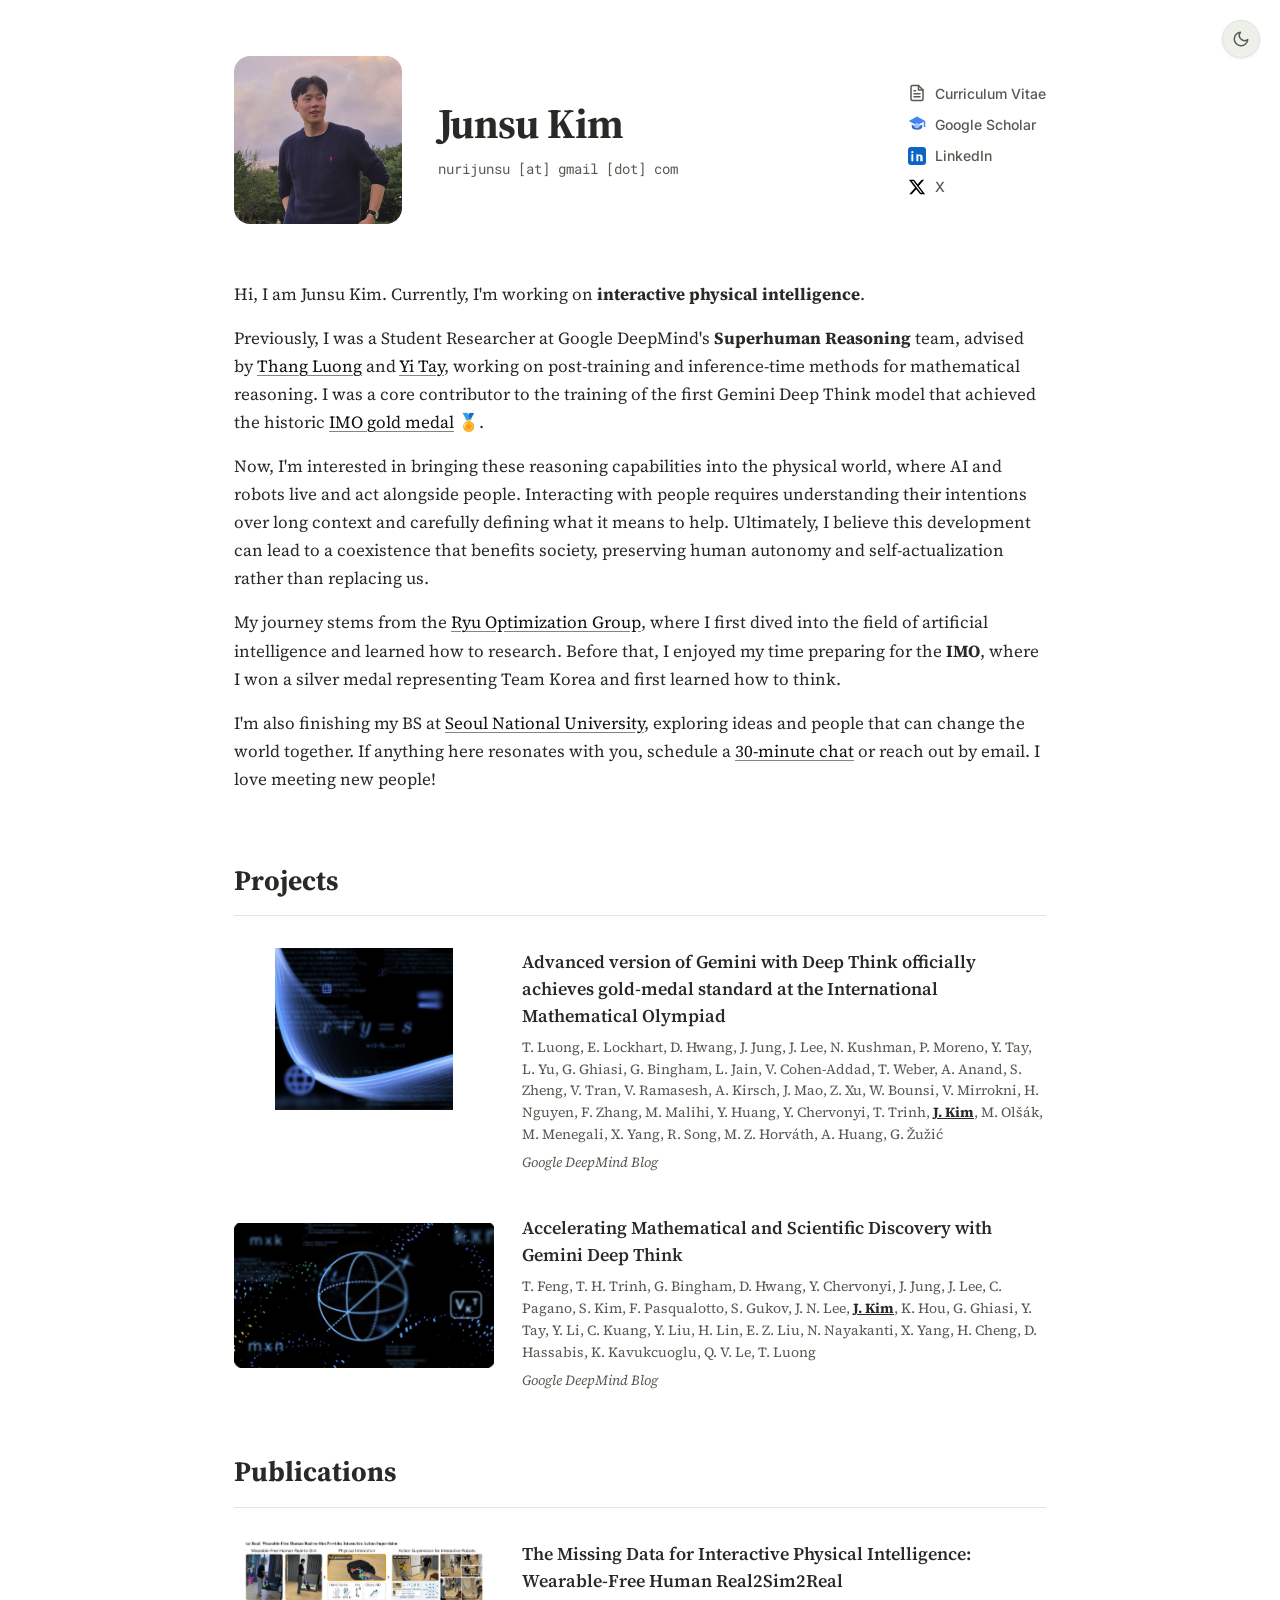
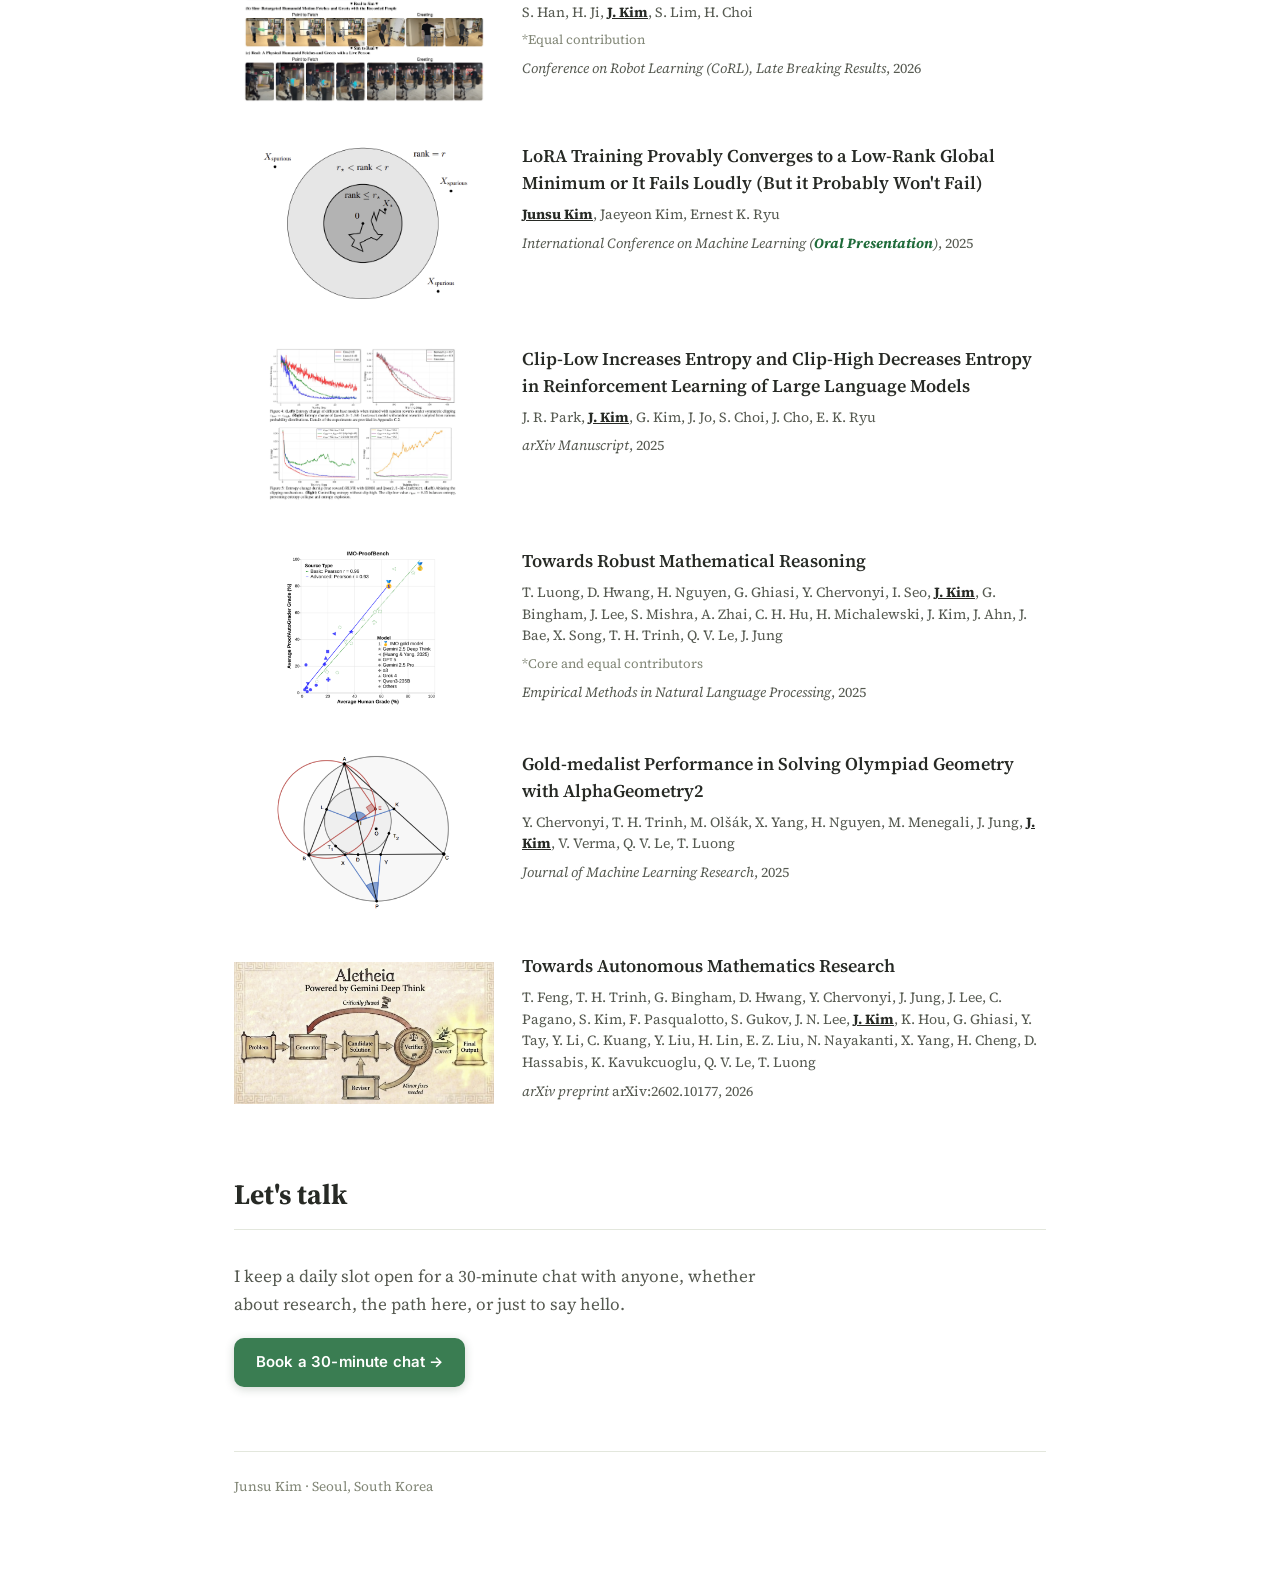
<file: index.html>
<!DOCTYPE html>
<html lang="en">
<head>
  <meta charset="UTF-8" />
  <meta name="viewport" content="width=device-width, initial-scale=1.0" />
  <title>Junsu Kim</title>
  <meta name="description" content="Junsu Kim, researcher on reasoning models and the consequences of intelligence. Former student researcher at Google DeepMind." />

  <!-- Open Graph / link previews -->
  <meta property="og:type" content="website" />
  <meta property="og:title" content="Junsu Kim" />
  <meta property="og:description" content="Researcher on reasoning models and the consequences of intelligence. Former student researcher at Google DeepMind." />
  <meta property="og:image" content="https://junsukim.com/assets/profile.jpg" />
  <meta property="og:url" content="https://junsukim.com/" />
  <meta name="twitter:card" content="summary" />

  <link rel="icon" href="data:," />
  <link rel="preconnect" href="https://fonts.googleapis.com" />
  <link rel="preconnect" href="https://fonts.gstatic.com" crossorigin />
  <link href="https://fonts.googleapis.com/css2?family=Inter:wght@400;500;600&family=Roboto+Mono:wght@400;500&family=Source+Serif+4:opsz,wght@8..60,400;8..60,500;8..60,600;8..60,700&display=swap" rel="stylesheet" />
  <link rel="stylesheet" href="style.css" />

  <!-- Set theme before first paint to avoid a flash -->
  <script>
    (function () {
      try {
        var saved = localStorage.getItem("theme");
        if (saved === "light" || saved === "dark") {
          document.documentElement.setAttribute("data-theme", saved);
        }
      } catch (e) {}
    })();
  </script>
</head>
<body>
  <main class="page">

    <!-- ===== Theme toggle (page corner) ===== -->
    <button id="theme-toggle" type="button" aria-label="Toggle dark mode" title="Toggle dark mode">
      <svg class="icon-sun" xmlns="http://www.w3.org/2000/svg" width="18" height="18" viewBox="0 0 24 24" fill="none" stroke="currentColor" stroke-width="2" stroke-linecap="round" stroke-linejoin="round"><circle cx="12" cy="12" r="4"/><path d="M12 2v2M12 20v2M4.93 4.93l1.41 1.41M17.66 17.66l1.41 1.41M2 12h2M20 12h2M6.34 17.66l-1.41 1.41M19.07 4.93l-1.41 1.41"/></svg>
      <svg class="icon-moon" xmlns="http://www.w3.org/2000/svg" width="18" height="18" viewBox="0 0 24 24" fill="none" stroke="currentColor" stroke-width="2" stroke-linecap="round" stroke-linejoin="round"><path d="M21 12.79A9 9 0 1 1 11.21 3 7 7 0 0 0 21 12.79z"/></svg>
    </button>

    <!-- ===== Hero: photo + name | links ===== -->
    <section class="hero">
      <div class="hero-photo">
        <img src="assets/profile.jpg" alt="Junsu Kim" />
      </div>
      <div class="hero-head">
        <h1>Junsu Kim</h1>
        <p class="tagline">nurijunsu [at] gmail [dot] com</p>
      </div>
      <nav class="toplinks">
        <a href="assets/cv.pdf" target="_blank" rel="noopener">
          <svg class="ico-img" xmlns="http://www.w3.org/2000/svg" viewBox="0 0 24 24" fill="none" stroke="currentColor" stroke-width="2" stroke-linecap="round" stroke-linejoin="round"><path d="M14 2H6a2 2 0 0 0-2 2v16a2 2 0 0 0 2 2h12a2 2 0 0 0 2-2V8z"/><path d="M14 2v6h6"/><path d="M8 13h8M8 17h8M8 9h2"/></svg>
          <span>Curriculum Vitae</span>
        </a>
        <a href="https://scholar.google.com/citations?user=AvK1pVMAAAAJ&hl=ko" target="_blank" rel="noopener">
          <img class="ico-img" src="assets/icon-scholar.svg" alt="" /> <span>Google Scholar</span>
        </a>
        <a href="https://www.linkedin.com/in/junsu-kim-1b11b426b/" target="_blank" rel="noopener">
          <img class="ico-img" src="assets/icon-linkedin.svg" alt="" /> <span>LinkedIn</span>
        </a>
        <a href="https://x.com/nurijunsu" target="_blank" rel="noopener">
          <img class="ico-img ico-x" src="assets/icon-x.svg" alt="" /> <span>X</span>
        </a>
      </nav>
    </section>

    <!-- ===== Bio ===== -->
    <section class="hero-bio">
      <p>Hi, I am Junsu Kim. Currently, I'm working on <strong>interactive physical intelligence</strong>.</p>
      <p>Previously, I was a Student Researcher at Google DeepMind's <strong>Superhuman Reasoning</strong> team, advised by <a href="https://research.google/people/thang-luong/" target="_blank" rel="noopener">Thang Luong</a> and <a href="https://www.yitay.net/" target="_blank" rel="noopener">Yi Tay</a>, working on post-training and inference-time methods for mathematical reasoning. I was a core contributor to the training of the first Gemini Deep Think model that achieved the historic <a href="https://deepmind.google/blog/advanced-version-of-gemini-with-deep-think-officially-achieves-gold-medal-standard-at-the-international-mathematical-olympiad/" target="_blank" rel="noopener">IMO gold medal</a> 🏅.</p>
      <p>Now, I'm interested in bringing these reasoning capabilities into the physical world, where AI and robots live and act alongside people. Interacting with people requires understanding their intentions over long context and carefully defining what it means to help. Ultimately, I believe this development can lead to a coexistence that benefits society, preserving human autonomy and self-actualization rather than replacing us.</p>
      <p>My journey stems from the <a href="https://ernestryu.com/" target="_blank" rel="noopener">Ryu Optimization Group</a>, where I first dived into the field of artificial intelligence and learned how to research. Before that, I enjoyed my time preparing for the <strong>IMO</strong>, where I won a silver medal representing Team Korea and first learned how to think.</p>
      <p>I'm also finishing my BS at <a href="https://en.snu.ac.kr/" target="_blank" rel="noopener">Seoul National University</a>, exploring ideas and people that can change the world together. If anything here resonates with you, schedule a <a href="https://calendar.app.google/V3FEWGSG3sLxaqfK6" target="_blank" rel="noopener">30-minute chat</a> or reach out by email. I love meeting new people!</p>
    </section>

    <!-- ===== Projects ===== -->
    <h2 class="section-title">Projects</h2>
    <hr class="rule" />

    <div class="entry">
      <a class="entry-thumb" href="https://deepmind.google/blog/advanced-version-of-gemini-with-deep-think-officially-achieves-gold-medal-standard-at-the-international-mathematical-olympiad/" target="_blank" rel="noopener">
        <img src="assets/proj-imo-gold.png" alt="IMO gold-medal standard with Gemini Deep Think" loading="lazy" />
      </a>
      <div class="entry-body">
        <a class="entry-title" href="https://deepmind.google/blog/advanced-version-of-gemini-with-deep-think-officially-achieves-gold-medal-standard-at-the-international-mathematical-olympiad/" target="_blank" rel="noopener">Advanced version of Gemini with Deep Think officially achieves gold-medal standard at the International Mathematical Olympiad</a>
        <p class="entry-authors">Thang Luong, Edward Lockhart, Dawsen Hwang, Junehyuk Jung, Jonathan Lee, Nate Kushman, Pol Moreno, Yi Tay, Lei Yu, Golnaz Ghiasi, Garrett Bingham, Lalit Jain, Vincent Cohen-Addad, Theophane Weber, Ankesh Anand, Steven Zheng, Vinh Tran, Vinay Ramasesh, Andreas Kirsch, Jieming Mao, Zicheng Xu, Wilfried Bounsi, Vahab Mirrokni, Hoang Nguyen, Fred Zhang, Mahan Malihi, Yangsibo Huang, Yuri Chervonyi, Trieu Trinh, <u>Junsu Kim</u>, Mirek Olšák, Marcelo Menegali, Xiaomeng Yang, Richard Song, Miklós Z. Horváth, Aja Huang, and Goran Žužić.</p>
        <p class="entry-venue"><em>Google DeepMind Blog</em></p>
      </div>
    </div>

    <div class="entry">
      <a class="entry-thumb" href="https://deepmind.google/blog/accelerating-mathematical-and-scientific-discovery-with-gemini-deep-think/" target="_blank" rel="noopener">
        <img src="assets/proj-accelerating.jpeg" alt="Accelerating Mathematical and Scientific Discovery with Gemini Deep Think" loading="lazy" />
      </a>
      <div class="entry-body">
        <a class="entry-title" href="https://deepmind.google/blog/accelerating-mathematical-and-scientific-discovery-with-gemini-deep-think/" target="_blank" rel="noopener">Accelerating Mathematical and Scientific Discovery with Gemini Deep Think</a>
        <p class="entry-authors">Tony Feng, Trieu H. Trinh, Garrett Bingham, Dawsen Hwang, Yuri Chervonyi, Junehyuk Jung, Joonkyung Lee, Carlo Pagano, Sang-hyun Kim, Federico Pasqualotto, Sergei Gukov, Jonathan N. Lee, <u>Junsu Kim</u>, Kaiying Hou, Golnaz Ghiasi, Yi Tay, YaGuang Li, Chenkai Kuang, Yuan Liu, Hanzhao (Maggie) Lin, Evan Zheran Liu, Nigamaa Nayakanti, Xiaomeng Yang, Heng-Tze Cheng, Demis Hassabis, Koray Kavukcuoglu, Quoc V. Le, Thang Luong</p>
        <p class="entry-venue"><em>Google DeepMind Blog</em></p>
      </div>
    </div>

    <!-- ===== Publications ===== -->
    <h2 class="section-title">Publications</h2>
    <hr class="rule" />

    <div class="entry">
      <a class="entry-thumb" href="https://affordance.homes/media/lbr/corl2026-lbr-paper.pdf?v=paper-20261102-1" target="_blank" rel="noopener">
        <img src="assets/pub-lbr.png" alt="The Missing Data for Interactive Physical Intelligence: Wearable-Free Human Real2Sim2Real" loading="lazy" />
      </a>
      <div class="entry-body">
        <a class="entry-title" href="https://affordance.homes/media/lbr/corl2026-lbr-paper.pdf?v=paper-20261102-1" target="_blank" rel="noopener">The Missing Data for Interactive Physical Intelligence: Wearable-Free Human Real2Sim2Real</a>
        <p class="entry-authors">Sookwan Han*, Haeun Ji*, <u>Junsu Kim</u>, Sihun Lim, Hoseung Choi</p>
        <p class="entry-note">*Equal contribution</p>
        <p class="entry-venue"><em>Conference on Robot Learning (CoRL), Late Breaking Results</em>, 2026</p>
      </div>
    </div>

    <div class="entry">
      <a class="entry-thumb" href="https://arxiv.org/abs/2502.09376" target="_blank" rel="noopener">
        <img src="assets/pub-lora.png" alt="LoRA Training Provably Converges" loading="lazy" />
      </a>
      <div class="entry-body">
        <a class="entry-title" href="https://arxiv.org/abs/2502.09376" target="_blank" rel="noopener">LoRA Training Provably Converges to a Low-Rank Global Minimum or It Fails Loudly (But it Probably Won't Fail)</a>
        <p class="entry-authors"><u>Junsu Kim</u>, Jaeyeon Kim, Ernest K. Ryu</p>
        <p class="entry-venue"><em>International Conference on Machine Learning (<span class="oral">Oral Presentation</span>)</em>, 2025</p>
      </div>
    </div>

    <div class="entry">
      <a class="entry-thumb" href="https://www.arxiv.org/abs/2509.26114" target="_blank" rel="noopener">
        <img src="assets/pub-cliplow.png" alt="Clip-Low Increases Entropy and Clip-High Decreases Entropy" loading="lazy" />
      </a>
      <div class="entry-body">
        <a class="entry-title" href="https://www.arxiv.org/abs/2509.26114" target="_blank" rel="noopener">Clip-Low Increases Entropy and Clip-High Decreases Entropy in Reinforcement Learning of Large Language Models</a>
        <p class="entry-authors">Jaesung R. Park, <u>Junsu Kim</u>, Gyeongman Kim, Jinyoung Jo, Sean Choi, Jaewoong Cho, Ernest K. Ryu</p>
        <p class="entry-venue"><em>arXiv Manuscript</em>, 2025</p>
      </div>
    </div>

    <div class="entry">
      <a class="entry-thumb" href="https://imobench.github.io/" target="_blank" rel="noopener">
        <img src="assets/pub-imobench.png" alt="Towards Robust Mathematical Reasoning (IMO-Bench)" loading="lazy" />
      </a>
      <div class="entry-body">
        <a class="entry-title" href="https://imobench.github.io/" target="_blank" rel="noopener">Towards Robust Mathematical Reasoning</a>
        <p class="entry-authors">Thang Luong◊, Dawsen Hwang*, Hoang Nguyen*†, Golnaz Ghiasi*, Yuri Chervonyi*, Insuk Seo*, <u>Junsu Kim</u>*, Garrett Bingham, Jonathan Lee, Swaroop Mishra†, Alex Zhai, Clara Huiyi Hu, Henryk Michalewski, Jimin Kim†, Jeonghyun Ahn†, Junhwi Bae†, Xingyou Song, Trieu H. Trinh, Quoc V. Le, Junehyuk Jung◊</p>
        <p class="entry-note">*Core and equal contributors</p>
        <p class="entry-venue"><em>Empirical Methods in Natural Language Processing</em>, 2025</p>
      </div>
    </div>

    <div class="entry">
      <a class="entry-thumb" href="https://arxiv.org/pdf/2502.03544" target="_blank" rel="noopener">
        <img src="assets/pub-alphageo.png" alt="Gold-medalist Performance in Solving Olympiad Geometry with AlphaGeometry2" loading="lazy" />
      </a>
      <div class="entry-body">
        <a class="entry-title" href="https://arxiv.org/pdf/2502.03544" target="_blank" rel="noopener">Gold-medalist Performance in Solving Olympiad Geometry with AlphaGeometry2</a>
        <p class="entry-authors">Yuri Chervonyi, Trieu H. Trinh, Miroslav Olšák, Xiaomeng Yang, Hoang Nguyen, Marcelo Menegali, Junehyuk Jung, <u>Junsu Kim</u>, Vikas Verma, Quoc V. Le and Thang Luong</p>
        <p class="entry-venue"><em>Journal of Machine Learning Research</em>, 2025</p>
      </div>
    </div>

    <div class="entry">
      <a class="entry-thumb" href="https://arxiv.org/pdf/2602.10177" target="_blank" rel="noopener">
        <img src="assets/pub-autonomous.png" alt="Towards Autonomous Mathematics Research" loading="lazy" />
      </a>
      <div class="entry-body">
        <a class="entry-title" href="https://arxiv.org/pdf/2602.10177" target="_blank" rel="noopener">Towards Autonomous Mathematics Research</a>
        <p class="entry-authors">Tony Feng, Trieu H. Trinh, Garrett Bingham, Dawsen Hwang, Yuri Chervonyi, Junehyuk Jung, Joonkyung Lee, Carlo Pagano, Sang-hyun Kim, Federico Pasqualotto, Sergei Gukov, Jonathan N. Lee, <u>Junsu Kim</u>, Kaiying Hou, Golnaz Ghiasi, Yi Tay, YaGuang Li, Chenkai Kuang, Yuan Liu, Hanzhao Lin, Evan Zheran Liu, Nigamaa Nayakanti, Xiaomeng Yang, Heng-Tze Cheng, Demis Hassabis, Koray Kavukcuoglu, Quoc V. Le, Thang Luong</p>
        <p class="entry-venue"><em>arXiv preprint</em> arXiv:2602.10177, 2026</p>
      </div>
    </div>

    <!-- ===== Meetings ===== -->
    <h2 class="section-title">Let's talk</h2>
    <hr class="rule" />
    <p class="cta-lead">I keep a daily slot open for a 30-minute chat with anyone, whether about research, the path here, or just to say hello.</p>
    <a class="cta-button" href="https://calendar.app.google/V3FEWGSG3sLxaqfK6" target="_blank" rel="noopener">Book a 30-minute chat &#8594;</a>

    <footer class="foot">
      <span>Junsu Kim · Seoul, South Korea</span>
    </footer>

  </main>

  <script>
    (function () {
      var btn = document.getElementById("theme-toggle");
      var root = document.documentElement;
      function current() {
        var attr = root.getAttribute("data-theme");
        if (attr) return attr;
        return window.matchMedia("(prefers-color-scheme: dark)").matches ? "dark" : "light";
      }
      btn.addEventListener("click", function () {
        var next = current() === "dark" ? "light" : "dark";
        root.setAttribute("data-theme", next);
        try { localStorage.setItem("theme", next); } catch (e) {}
      });

      // Author lists: show INITIALS by default, clamped to 2 lines (so it
      // stays short while the full set of names is still represented). Junsu's
      // name is underlined. Toggle reveals the full names.
      function initialize(raw) {
        var n = raw.replace(/[*†◊\\]/g, "").replace(/\([^)]*\)/g, "").trim();
        n = n.replace(/\.+$/, ""); // drop trailing period
        var parts = n.split(/\s+/).filter(Boolean);
        if (parts.length <= 1) return n;
        var last = parts.pop();
        return parts.map(function (p) { return p.charAt(0).toUpperCase() + "."; })
                    .join(" ") + " " + last;
      }
      document.querySelectorAll(".entry-authors").forEach(function (el) {
        var pin = el.querySelector("u");
        if (!pin) return;
        var pinFull = pin.textContent.trim(); // e.g. "Junsu Kim"

        var authors = el.textContent.split(/,|\sand\s/)
                        .map(function (s) { return s.trim(); }).filter(Boolean);
        if (authors.length <= 4) return; // short lists: leave full names

        // Match the pinned author by FULL name (so "Jimin Kim" != "Junsu Kim").
        var pinIdx = -1;
        for (var i = 0; i < authors.length; i++) {
          if (authors[i].replace(/[*†◊\\]/g, "").trim() === pinFull) { pinIdx = i; break; }
        }
        el.innerHTML = authors.map(function (a, i) {
          var ini = initialize(a);
          return i === pinIdx ? "<u>" + ini + "</u>" : ini;
        }).join(", ");
      });
    })();
  </script>

  <!-- Cloudflare Web Analytics -->
  <script defer src='https://static.cloudflareinsights.com/beacon.min.js' data-cf-beacon='{"token": "9da084b2c31548b597b94105638cea5f"}'></script>
  <!-- End Cloudflare Web Analytics -->
</body>
</html>
</file>
<file: style.css>
/* ===== Base — clean, centered, system-sans (Notion-adjacent, more confident) ===== */
:root {
  --ink: #272a25;            /* primary text */
  --ink-soft: #565a51;       /* secondary text — AA on bg */
  --muted: #828777;          /* tertiary — AA-compliant small text */
  --link: #111111;
  --btn: #3a7d52;            /* CTA button bg — AA with white text */
  --sans: "Inter", ui-sans-serif, -apple-system, BlinkMacSystemFont, "Segoe UI", "Apple SD Gothic Neo", "Malgun Gothic", sans-serif;
  --rule: #e3e7dd;
  --bg: #ffffff;
  --surface: #eef1ea;        /* cards / thumbnails / toggle */
  --surface-border: #dfe4d8;
  --thumb-shadow: rgba(30, 40, 25, 0.10);
  --x-icon-invert: 0;
  --oral: #1f6b3a;            /* deep green for Oral/award highlight */
  --max: 860px;
  color-scheme: light;
}

/* Dark palette — system preference, unless toggle forced light. */
@media (prefers-color-scheme: dark) {
  :root:not([data-theme="light"]) {
    --ink: #e6e8e1;
    --ink-soft: #aeb2a7;
    --muted: #878b7f;
    --link: #f2f3ef;
    --btn: #4f9469;
    --rule: #2c2f29;
    --bg: #181a17;
    --surface: #21241f;
    --surface-border: #363a32;
    --thumb-shadow: rgba(0, 0, 0, 0.45);
    --x-icon-invert: 1;
    --oral: #5fc27e;
    color-scheme: dark;
  }
}

/* Manual override via the toggle (wins over system). */
:root[data-theme="dark"] {
  --ink: #e6e8e1;
  --ink-soft: #aeb2a7;
  --muted: #878b7f;
  --link: #f2f3ef;
  --btn: #4f9469;
  --rule: #2c2f29;
  --bg: #181a17;
  --surface: #21241f;
  --surface-border: #363a32;
  --thumb-shadow: rgba(0, 0, 0, 0.45);
  --x-icon-invert: 1;
  --oral: #5fc27e;
  color-scheme: dark;
}

/* Manual override: force light even if the OS prefers dark. */
:root[data-theme="light"] {
  --ink: #272a25;
  --ink-soft: #565a51;
  --muted: #828777;
  --link: #111111;
  --btn: #3a7d52;
  --rule: #e3e7dd;
  --bg: #ffffff;
  --surface: #eef1ea;
  --surface-border: #dfe4d8;
  --thumb-shadow: rgba(30, 40, 25, 0.10);
  --x-icon-invert: 0;
  --oral: #1f6b3a;
  color-scheme: light;
}

* { box-sizing: border-box; }

html { -webkit-text-size-adjust: 100%; }

body {
  margin: 0;
  background: var(--bg);
  color: var(--ink);
  font-family: "Source Serif 4", Georgia, "Times New Roman", "Apple SD Gothic Neo", "Malgun Gothic", serif;
  font-size: 17px;
  line-height: 1.65;
  -webkit-font-smoothing: antialiased;
  text-rendering: optimizeLegibility;
  transition: background-color 0.2s ease, color 0.2s ease;
}

.page {
  max-width: var(--max);
  margin: 0 auto;
  padding: 56px 24px 96px;
}

a { color: var(--link); text-decoration: none; }
a:hover { text-decoration: underline; }
.hero-bio a { text-decoration: underline; text-decoration-color: var(--muted); text-underline-offset: 3px; }
.hero-bio a:hover { text-decoration-color: currentColor; }

/* ===== Profile links (chips, top-right of hero) ===== */
.toplinks {
  margin-left: auto;
  align-self: center;
  display: flex;
  flex-direction: column;
  align-items: stretch;
  gap: 8px;
}
.toplinks a {
  display: inline-flex;
  align-items: center;
  gap: 9px;
  color: var(--ink-soft);
  font-family: var(--sans);
  font-size: 14px;
  font-weight: 500;
  transition: color 0.15s ease;
}
.toplinks a:hover {
  color: var(--link);
  text-decoration: none;
}
.toplinks .ico-img { width: 18px; height: 18px; display: block; flex: none; }
.toplinks a:first-child .ico-img { color: var(--ink-soft); }
.toplinks a:first-child:hover .ico-img { color: var(--link); }
/* X glyph is solid black; invert to white in dark mode. */
.toplinks .ico-x { filter: invert(var(--x-icon-invert)); }

#theme-toggle {
  position: fixed;
  top: 20px;
  right: 20px;
  z-index: 10;
  width: 38px;
  height: 38px;
  display: inline-flex;
  align-items: center;
  justify-content: center;
  border: 1px solid var(--surface-border);
  border-radius: 999px;
  background: var(--surface);
  color: var(--ink-soft);
  cursor: pointer;
  box-shadow: 0 1px 3px rgba(0, 0, 0, 0.08);
  transition: color 0.2s ease, border-color 0.2s ease, background-color 0.2s ease;
}
#theme-toggle:hover { color: var(--ink); border-color: var(--ink-soft); }
#theme-toggle svg { display: block; }
#theme-toggle .icon-sun { display: none; }
#theme-toggle .icon-moon { display: block; }
:root[data-theme="dark"] #theme-toggle .icon-sun { display: block; }
:root[data-theme="dark"] #theme-toggle .icon-moon { display: none; }
@media (prefers-color-scheme: dark) {
  :root:not([data-theme="light"]) #theme-toggle .icon-sun { display: block; }
  :root:not([data-theme="light"]) #theme-toggle .icon-moon { display: none; }
}

/* ===== Hero: photo + links | name ===== */
.hero {
  display: flex;
  align-items: center;
  gap: 36px;
  margin-bottom: 56px;
}
.hero-photo {
  flex: none;
}
.hero-photo img {
  width: 168px;
  aspect-ratio: 1 / 1;
  object-fit: cover;
  border-radius: 16px;
  display: block;
}
.hero-head h1 {
  font-size: 42px;
  font-weight: 700;
  letter-spacing: -0.015em;
  line-height: 1.1;
  margin: 0 0 10px;
}
.hero-head .tagline {
  margin: 0;
  font-family: "Roboto Mono", ui-monospace, SFMono-Regular, Menlo, Consolas, monospace;
  font-size: 14px;
  color: var(--ink-soft);
  font-weight: 400;
}

/* ===== Bio ===== */
.hero-bio {
  margin-bottom: 64px;
}
.hero-bio p {
  margin: 0 0 16px;
  color: var(--ink);
}
.hero-bio p:last-child { margin-bottom: 0; }

/* ===== Section headings ===== */
.section-title {
  font-size: 28px;
  font-weight: 700;
  margin: 0 0 12px;
  letter-spacing: 0;
}
.rule {
  border: none;
  border-top: 1px solid var(--rule);
  margin: 0 0 32px;
}
/* tighten the gap between a section and the one above it */
.entry + .section-title,
.cta-lead + .section-title,
.foot { margin-top: 64px; }
.section-title:not(:first-of-type) { margin-top: 56px; }

/* ===== Publication / project entries ===== */
.entry {
  display: grid;
  grid-template-columns: 260px 1fr;
  gap: 28px;
  align-items: start;
  margin-bottom: 40px;
}
.entry-thumb {
  display: flex;
  align-items: center;
  justify-content: center;
  border-radius: 8px;
  overflow: hidden;
  aspect-ratio: 16 / 10;
  transition: transform 0.18s ease;
}
.entry-thumb:hover {
  box-shadow: 0 6px 22px var(--thumb-shadow);
  transform: translateY(-2px);
}
.entry-thumb img {
  width: 100%;
  height: 100%;
  display: block;
  object-fit: contain;     /* show the whole figure, never crop content */
}
.entry-title {
  display: block;
  font-size: 18px;
  font-weight: 600;
  color: var(--ink);
  line-height: 1.5;
  margin-bottom: 8px;
}
.entry-title:hover { color: var(--link); text-decoration: underline; }
.entry-authors {
  margin: 0 0 6px;
  font-size: 14px;
  color: var(--ink-soft);
  line-height: 1.55;
}
.entry-authors.clamp2 {
  display: -webkit-box;
  -webkit-line-clamp: 2;
  -webkit-box-orient: vertical;
  overflow: hidden;
}
.entry-authors u { text-decoration: underline; font-weight: 700; color: var(--ink); }
.authors-toggle {
  margin: 0 0 6px;
  padding: 0;
  border: none;
  background: none;
  font-family: var(--sans);
  font-size: 12px;
  font-weight: 500;
  color: var(--link);
  cursor: pointer;
}
.authors-toggle:hover { text-decoration: underline; }
.entry-note {
  margin: 0 0 6px;
  font-size: 13px;
  color: var(--muted);
}
.entry-venue {
  margin: 0;
  font-size: 14px;
  color: var(--ink-soft);
}
/* highlight an Oral / award distinction (keeps the venue's italic) */
.oral {
  font-weight: 700;
  color: var(--oral);
}

/* ===== Call to action (replaces calendar embed) ===== */
.cta-lead {
  margin: 0 0 20px;
  color: var(--ink-soft);
  max-width: 60ch;
}
.cta-button {
  display: inline-block;
  padding: 12px 22px;
  border-radius: 10px;
  background: var(--btn);
  color: #fff;
  font-family: var(--sans);
  font-weight: 600;
  font-size: 15px;
  letter-spacing: 0.01em;
  transition: transform 0.15s ease, box-shadow 0.15s ease, opacity 0.15s ease;
  box-shadow: 0 2px 10px rgba(40, 70, 45, 0.22);
}
.cta-button:hover {
  text-decoration: none;
  transform: translateY(-1px);
  box-shadow: 0 5px 16px rgba(40, 70, 45, 0.3);
  opacity: 0.96;
}

/* ===== Footer ===== */
.foot {
  padding-top: 24px;
  border-top: 1px solid var(--rule);
  font-size: 13.5px;
  color: var(--muted);
}

/* ===== Responsive ===== */
@media (max-width: 720px) {
  .page { padding: 36px 20px 72px; }
  .hero-head h1 { font-size: 30px; }
  .hero { gap: 18px 22px; flex-wrap: wrap; }
  .hero-photo img { width: 120px; }
  .toplinks {
    margin-left: 0;
    flex-basis: 100%;
    flex-direction: column;
    gap: 10px;
  }
  .entry {
    grid-template-columns: 1fr;
    gap: 14px;
  }
  .entry-thumb { aspect-ratio: 16 / 9; max-height: 220px; }
  .section-title { font-size: 24px; }
}
</file>
